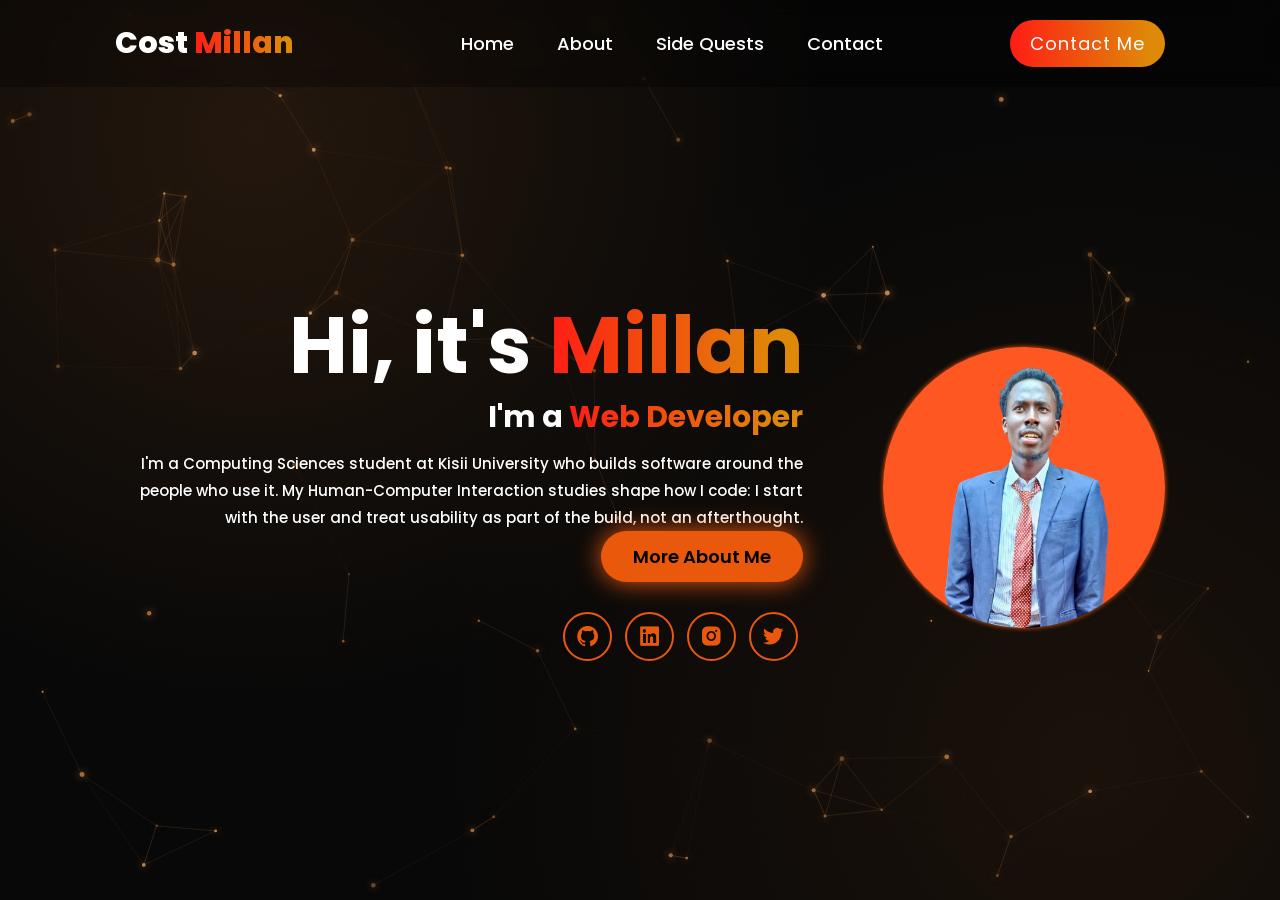
<file: index.html>
<!DOCTYPE html>
<html lang="en">
<head>
    <meta charset="UTF-8">
    <meta name="viewport" content="width=device-width, initial-scale=1.0">
    <title>Millan | Web Developer Portfolio</title>
    <link rel="stylesheet" href="style.css">
    <link href="https://fonts.googleapis.com/css2?family=Poppins:wght@400;500;600;700;800&display=swap" rel="stylesheet">
    <link href="https://unpkg.com/boxicons@2.1.4/css/boxicons.min.css" rel="stylesheet">
</head>
<body>
    <canvas id="web-bg" aria-hidden="true"></canvas>

    <header class="header">
        <a href="index.html" class="logo">Cost <span>Millan</span></a>

        <button class="menu-btn" id="menu-icon" aria-label="Toggle menu">
            <i class="bx bx-menu"></i>
        </button>

        <nav class="navbar">
            <a href="index.html">Home</a>
            <a href="About.html">About</a>
            <a href="Side-quests.html">Side Quests</a>
            <a href="Contact.html">Contact</a>
        </nav>

        <a href="Contact.html" class="gradient-btn">Contact Me</a>
    </header>

    <section class="home" id="home">
        <div class="home-content">
            <h1>Hi, it's <span>Millan</span></h1>
            <h3>I'm a <span>Web Developer</span></h3>
            <p>
                I'm a Computing Sciences student at Kisii University who builds
                software around the people who use it. My Human-Computer
                Interaction studies shape how I code: I start with the user and
                treat usability as part of the build, not an afterthought.
            </p>
            <a href="About.html" class="btn">More About Me</a>

            <div class="social-icons">
                <a href="https://github.com/YOUR-USERNAME" target="_blank" rel="noopener noreferrer" aria-label="GitHub" title="GitHub"><i class="bx bxl-github"></i></a>
                <a href="https://www.linkedin.com/in/YOUR-USERNAME" target="_blank" rel="noopener noreferrer" aria-label="LinkedIn" title="LinkedIn"><i class="bx bxl-linkedin-square"></i></a>
                <a href="https://www.instagram.com/YOUR-USERNAME" target="_blank" rel="noopener noreferrer" aria-label="Instagram" title="Instagram"><i class="bx bxl-instagram-alt"></i></a>
                <a href="https://x.com/YOUR-USERNAME" target="_blank" rel="noopener noreferrer" aria-label="X (Twitter)" title="X (Twitter)"><i class="bx bxl-twitter"></i></a>
            </div>
        </div>

        <div class="home-img">
            <img src="img.png" alt="Portrait of Millan">
        </div>
    </section>

    <script src="script.js"></script>
</body>
</html>
</file>
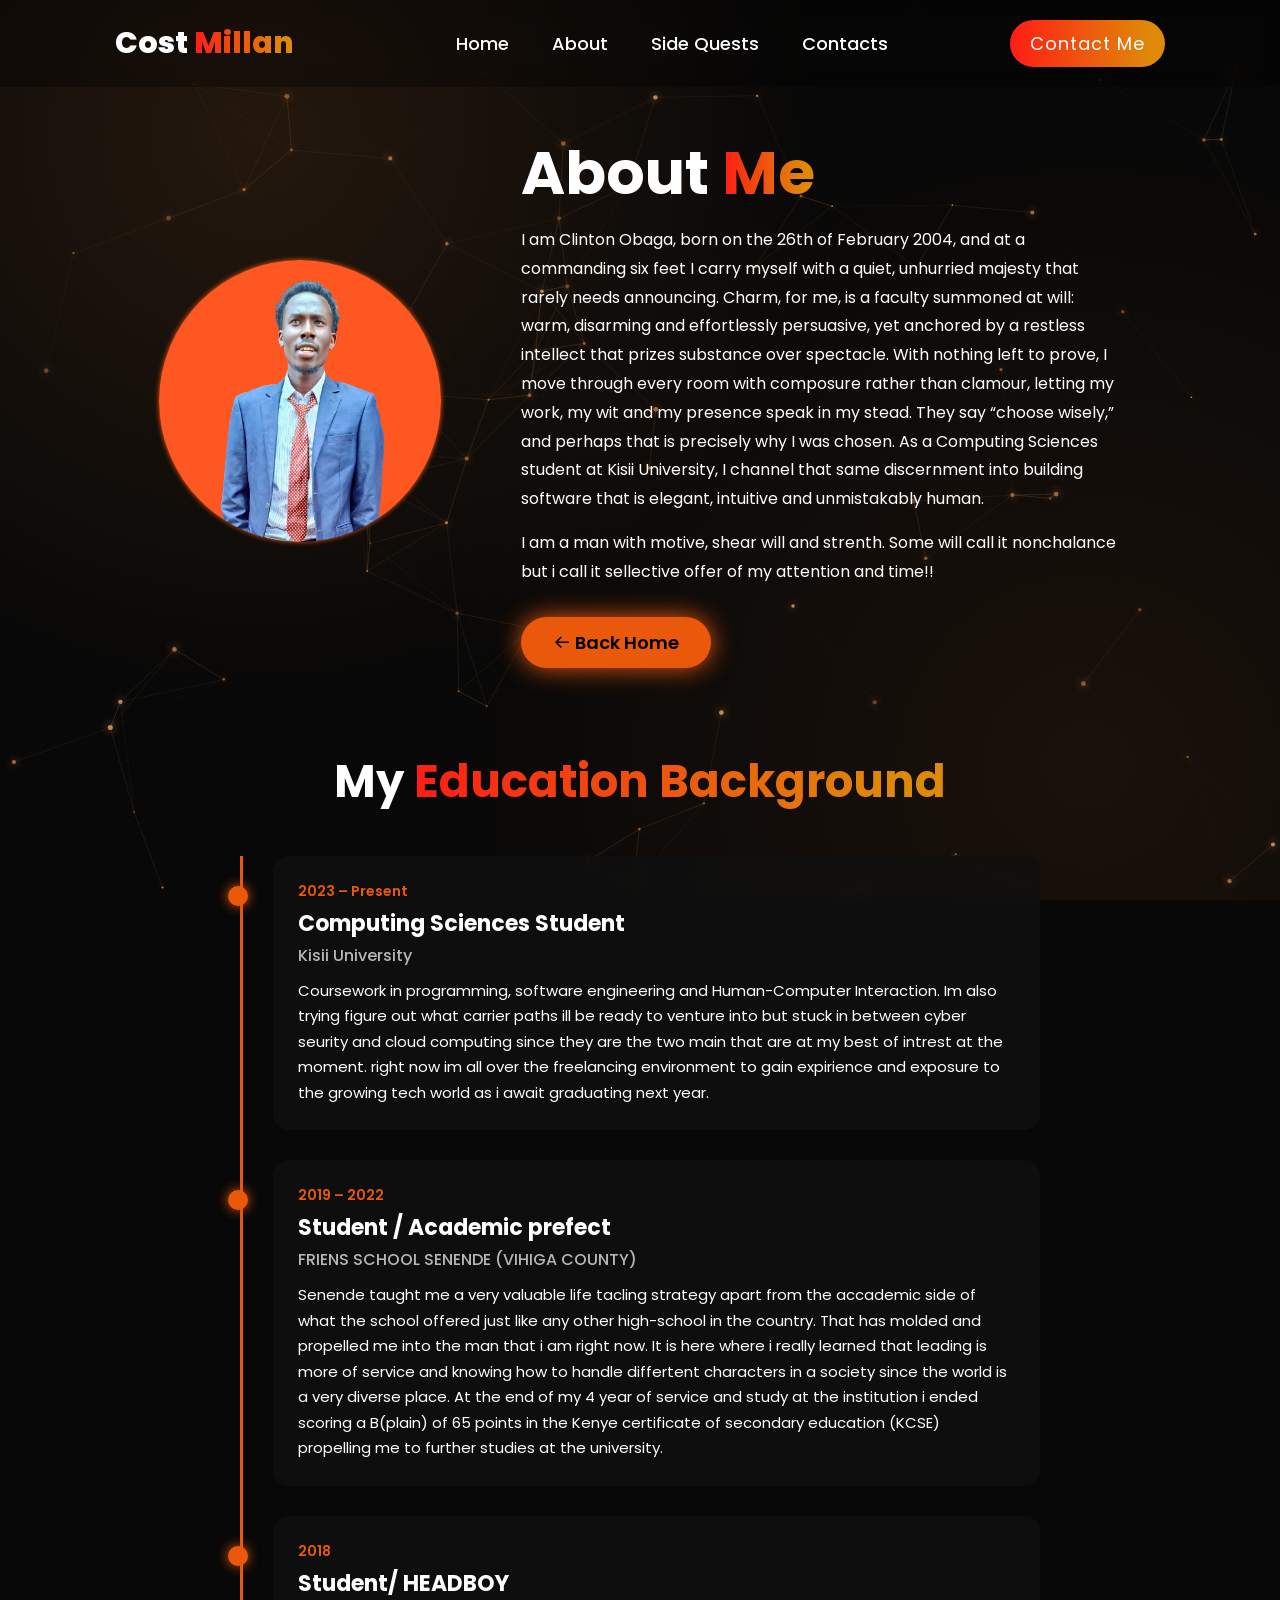
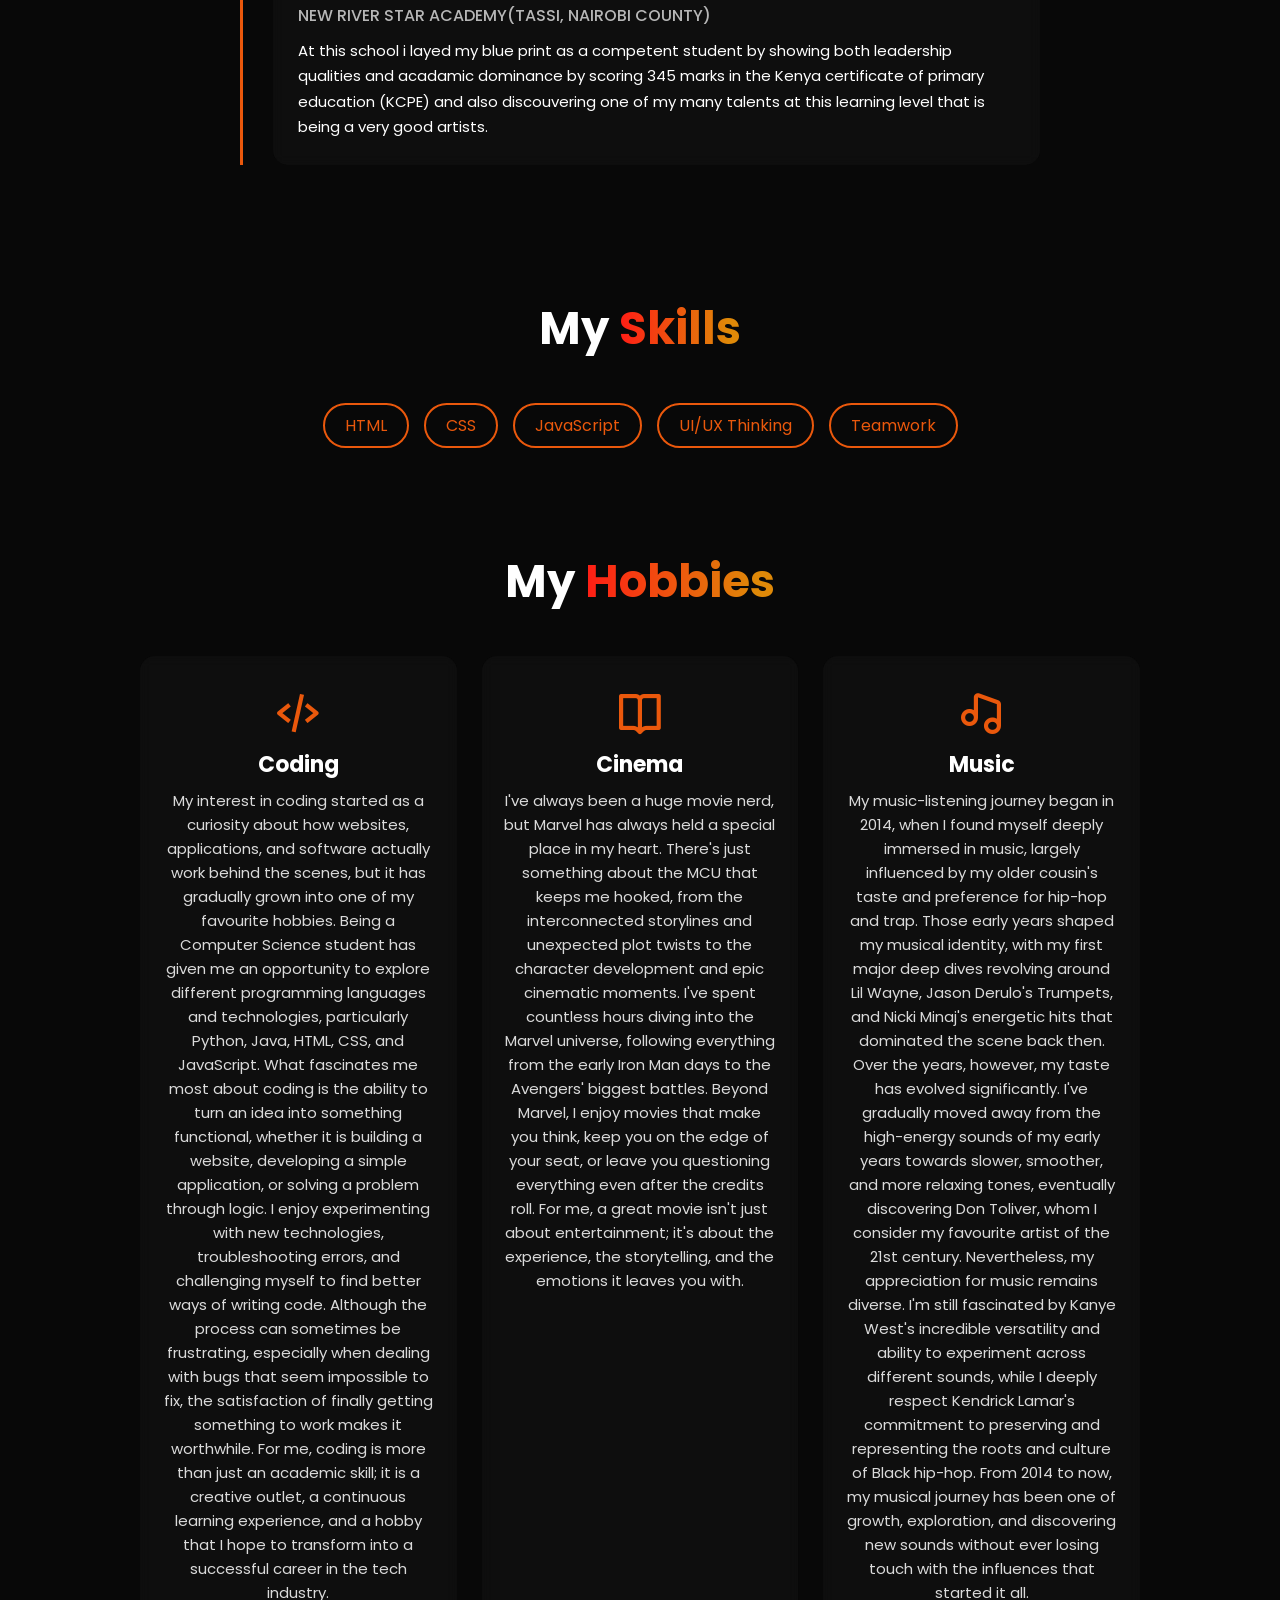
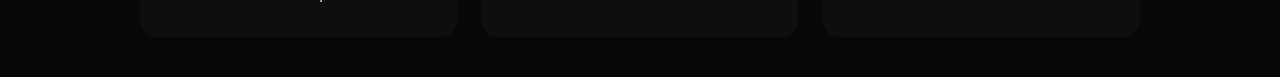
<file: About.html>
<!DOCTYPE html>
<html lang="en">
<head>
    <meta charset="UTF-8">
    <meta name="viewport" content="width=device-width, initial-scale=1.0">
    <title>About | Millan</title>
    <link rel="stylesheet" href="style.css">
    <link href="https://fonts.googleapis.com/css2?family=Poppins:wght@400;500;600;700;800&display=swap" rel="stylesheet">
    <link href="https://unpkg.com/boxicons@2.1.4/css/boxicons.min.css" rel="stylesheet">
</head>
<body>
    <canvas id="web-bg" aria-hidden="true"></canvas>

    <header class="header">
        <a href="index.html" class="logo">Cost <span>Millan</span></a>

        <button class="menu-btn" id="menu-icon" aria-label="Toggle menu">
            <i class="bx bx-menu"></i>
        </button>

        <nav class="navbar">
            <a href="index.html">Home</a>
            <a href="about.html">About</a>
            <a href="side-quests.html">Side Quests</a>
            <a href="index.html#contacts">Contacts</a>
        </nav>

        <a href="index.html#contacts" class="gradient-btn">Contact Me</a>
    </header>

    <main>
        <!-- Intro -->
        <section class="about-hero">
            <div class="about-img">
                <img src="img.png" alt="Portrait of Millan">
            </div>
            <div class="about-text">
                <h1>About <span class="gradient-text">Me</span></h1>
                <p>
                    I am Clinton Obaga, born on the 26th of February 2004, and at a commanding six feet I carry myself with a quiet, unhurried majesty that rarely needs announcing. Charm, for me, is a faculty summoned at will: warm, disarming and effortlessly persuasive, yet anchored by a restless intellect that prizes substance over spectacle. With nothing left to prove, I move through every room with composure rather than clamour, letting my work, my wit and my presence speak in my stead. They say “choose wisely,” and perhaps that is precisely why I was chosen. As a Computing Sciences student at Kisii University, I channel that same discernment into building software that is elegant, intuitive and unmistakably human.
                </p>
                <p>
                  I am a man with motive, shear will and strenth. Some will call it nonchalance but i call it sellective offer of my attention and time!!
                </p>
                <a href="index.html" class="btn"><i class="bx bx-arrow-back"></i>&nbsp;Back Home</a>
            </div>
        </section>

        <!-- Experience -->
        <section class="about-block">
            <h2 class="section-title">My <span class="gradient-text">Education Background</span></h2>
            <div class="timeline">
                <article class="timeline-item">
                    <div class="date">2023 – Present</div>
                    <h3>Computing Sciences Student</h3>
                    <h4>Kisii University</h4>
                    <p>Coursework in programming, software engineering and Human-Computer Interaction. Im also trying figure out what carrier paths ill be ready to venture into but stuck in between cyber seurity and cloud computing since they are the two main that are at my best of intrest at the moment. right now im all over the freelancing environment to gain expirience and exposure to the growing tech world  as i await graduating next year.</p>
                </article>
                <article class="timeline-item">
                    <div class="date">2019 – 2022</div>
                    <h3>Student / Academic prefect</h3>
                    <h4>FRIENS SCHOOL SENENDE (VIHIGA COUNTY)</h4>
                    <p> Senende taught me a very valuable life tacling strategy apart from the accademic side of what the school offered just like any other high-school in the country. That has molded and propelled me into the man that i am right now. It is here where i really learned that leading is more of service and knowing how to handle differtent characters in a society since the world is a very diverse place. At the end of my 4 year of service and study at the institution i ended scoring a B(plain) of 65 points in the Kenye certificate of secondary education (KCSE) propelling me to further studies at the university.</p>
                </article>
                <article class="timeline-item">
                    <div class="date">2018</div>
                    <h3>Student/ HEADBOY</h3>
                    <h4>NEW RIVER STAR ACADEMY(TASSI, NAIROBI COUNTY)</h4>
                    <p>At this school i layed my blue print as a competent student by showing both leadership qualities and acadamic dominance by scoring  345 marks in the Kenya certificate of primary education (KCPE) and also discouvering one of my many talents at this learning level that is being a very good artists.</p>
                </article>
            </div>
        </section>

        <!-- Skills -->
        <section class="about-block">
            <h2 class="section-title">My <span class="gradient-text">Skills</span></h2>
            <div class="skill-tags">
                <span class="tag">HTML</span>
                <span class="tag">CSS</span>
                <span class="tag">JavaScript</span>
                <span class="tag">UI/UX Thinking</span>
                <span class="tag">Teamwork</span>
            </div>
        </section>

        <!-- Hobbies -->
        <section class="about-block">
            <h2 class="section-title">My <span class="gradient-text">Hobbies</span></h2>
            <div class="hobby-grid">
                <div class="hobby-card">
                    <i class="bx bx-code-alt"></i>
                    <h3>Coding</h3>
                    <p>My interest in coding started as a curiosity about how websites, applications, and software actually work behind the scenes, but it has gradually grown into one of my favourite hobbies. Being a Computer Science student has given me an opportunity to explore different programming languages and technologies, particularly Python, Java, HTML, CSS, and JavaScript. What fascinates me most about coding is the ability to turn an idea into something functional, whether it is building a website, developing a simple application, or solving a problem through logic. I enjoy experimenting with new technologies, troubleshooting errors, and challenging myself to find better ways of writing code. Although the process can sometimes be frustrating, especially when dealing with bugs that seem impossible to fix, the satisfaction of finally getting something to work makes it worthwhile. For me, coding is more than just an academic skill; it is a creative outlet, a continuous learning experience, and a hobby that I hope to transform into a successful career in the tech industry.</p>
                </div>
                <div class="hobby-card">
                    <i class="bx bx-book-open"></i>
                    <h3>Cinema</h3>
                    <p>I've always been a huge movie nerd, but Marvel has always held a special place in my heart. There's just something about the MCU that keeps me hooked, from the interconnected storylines and unexpected plot twists to the character development and epic cinematic moments. I've spent countless hours diving into the Marvel universe, following everything from the early Iron Man days to the Avengers' biggest battles. Beyond Marvel, I enjoy movies that make you think, keep you on the edge of your seat, or leave you questioning everything even after the credits roll. For me, a great movie isn't just about entertainment; it's about the experience, the storytelling, and the emotions it leaves you with.</p>
                </div>
                <div class="hobby-card">
                    <i class="bx bx-music"></i>
                    <h3>Music</h3>
                    <p>My music-listening journey began in 2014, when I found myself deeply immersed in music, largely influenced by my older cousin's taste and preference for hip-hop and trap. Those early years shaped my musical identity, with my first major deep dives revolving around Lil Wayne, Jason Derulo's Trumpets, and Nicki Minaj's energetic hits that dominated the scene back then. Over the years, however, my taste has evolved significantly. I've gradually moved away from the high-energy sounds of my early years towards slower, smoother, and more relaxing tones, eventually discovering Don Toliver, whom I consider my favourite artist of the 21st century. Nevertheless, my appreciation for music remains diverse. I'm still fascinated by Kanye West's incredible versatility and ability to experiment across different sounds, while I deeply respect Kendrick Lamar's commitment to preserving and representing the roots and culture of Black hip-hop. From 2014 to now, my musical journey has been one of growth, exploration, and discovering new sounds without ever losing touch with the influences that started it all.</p>
                </div>
            </div>
        </section>
    </main>

    <script src="script.js"></script>
</body>
</html>
</file>
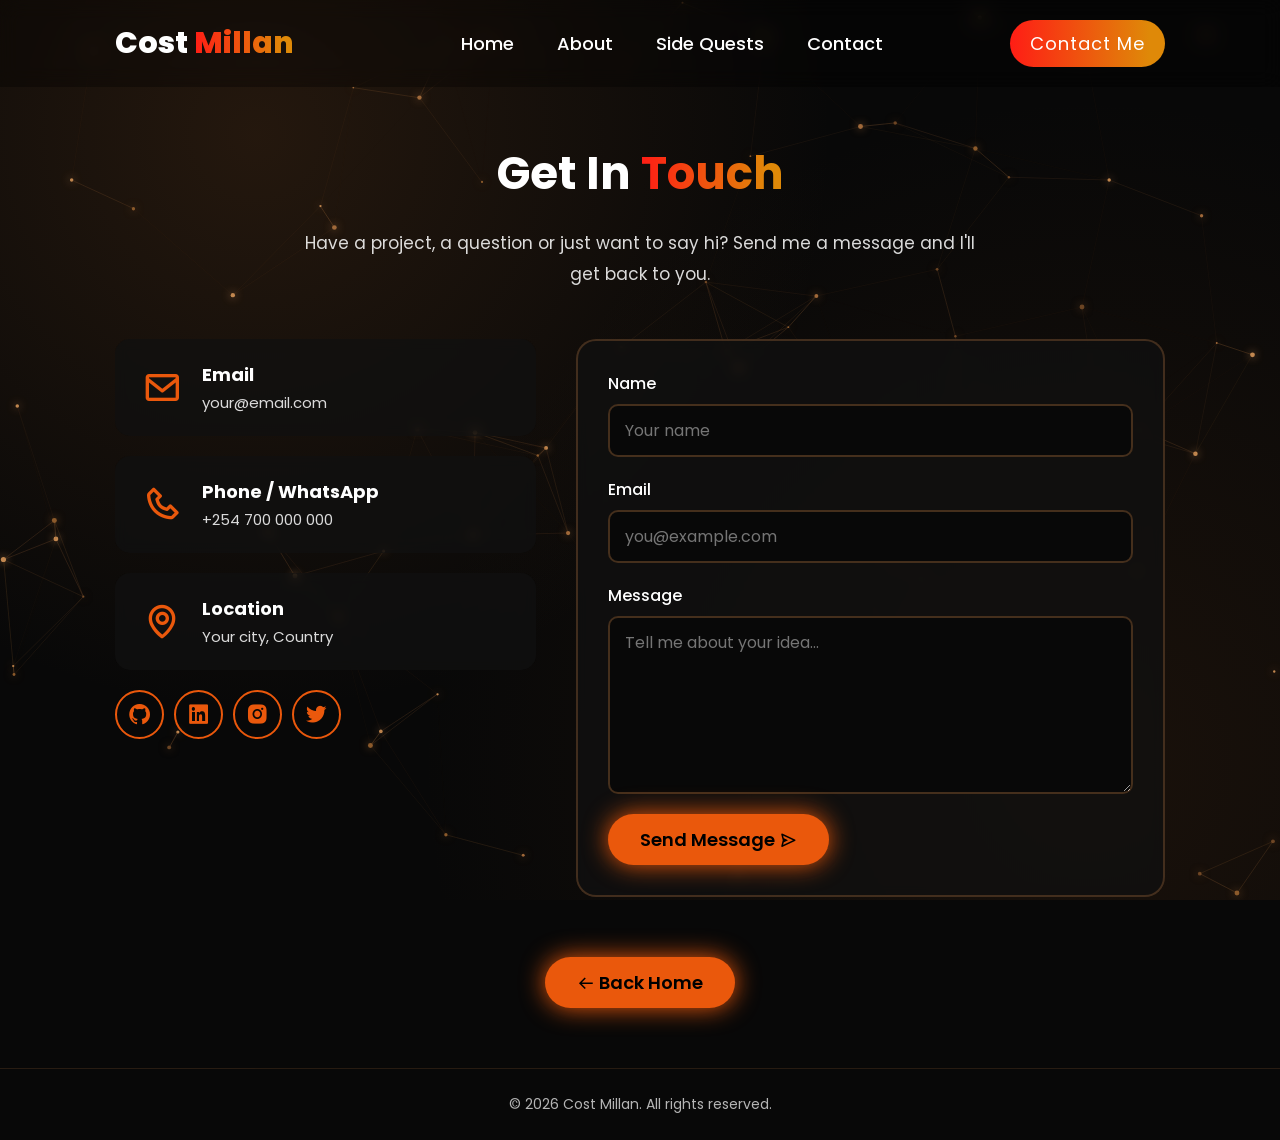
<file: Contact.html>
<!DOCTYPE html>
<html lang="en">
<head>
    <meta charset="UTF-8">
    <meta name="viewport" content="width=device-width, initial-scale=1.0">
    <title>Contact | Millan</title>
    <link rel="stylesheet" href="style.css">
    <link href="https://fonts.googleapis.com/css2?family=Poppins:wght@400;500;600;700;800&display=swap" rel="stylesheet">
    <link href="https://unpkg.com/boxicons@2.1.4/css/boxicons.min.css" rel="stylesheet">
</head>
<body>
    <canvas id="web-bg" aria-hidden="true"></canvas>

    <header class="header">
        <a href="index.html" class="logo">Cost <span>Millan</span></a>

        <button class="menu-btn" id="menu-icon" aria-label="Toggle menu">
            <i class="bx bx-menu"></i>
        </button>

        <nav class="navbar">
            <a href="index.html">Home</a>
            <a href="About.html">About</a>
            <a href="Side-quests.html">Side Quests</a>
            <a href="Contact.html">Contact</a>
        </nav>

        <a href="Contact.html" class="gradient-btn">Contact Me</a>
    </header>

    <main>
        <section class="contact" id="contact">
            <h1 class="section-title">Get In <span class="gradient-text">Touch</span></h1>
            <p class="contact-intro">
                Have a project, a question or just want to say hi? Send me a message and I'll get back to you.
            </p>

            <div class="contact-wrap">
                <!-- Details -->
                <div class="contact-info">
                    <div class="info-card">
                        <i class="bx bx-envelope"></i>
                        <div>
                            <h4>Email</h4>
                            <a href="mailto:your@email.com">your@email.com</a>
                        </div>
                    </div>
                    <div class="info-card">
                        <i class="bx bx-phone"></i>
                        <div>
                            <h4>Phone / WhatsApp</h4>
                            <a href="tel:+254700000000">+254 700 000 000</a>
                        </div>
                    </div>
                    <div class="info-card">
                        <i class="bx bx-map"></i>
                        <div>
                            <h4>Location</h4>
                            <span>Your city, Country</span>
                        </div>
                    </div>
                    <div class="contact-socials">
                        <a href="https://github.com/YOUR-USERNAME" target="_blank" rel="noopener noreferrer" aria-label="GitHub" title="GitHub"><i class="bx bxl-github"></i></a>
                        <a href="https://www.linkedin.com/in/YOUR-USERNAME" target="_blank" rel="noopener noreferrer" aria-label="LinkedIn" title="LinkedIn"><i class="bx bxl-linkedin-square"></i></a>
                        <a href="https://www.instagram.com/YOUR-USERNAME" target="_blank" rel="noopener noreferrer" aria-label="Instagram" title="Instagram"><i class="bx bxl-instagram-alt"></i></a>
                        <a href="https://x.com/YOUR-USERNAME" target="_blank" rel="noopener noreferrer" aria-label="X (Twitter)" title="X (Twitter)"><i class="bx bxl-twitter"></i></a>
                    </div>
                </div>

                <!-- Form -->
                <form class="contact-form" action="https://formspree.io/f/xeagljye" method="POST">
                    <input type="hidden" name="_subject" value="New message from your portfolio">

                    <label for="name">Name</label>
                    <input type="text" id="name" name="name" placeholder="Your name" required>

                    <label for="email">Email</label>
                    <input type="email" id="email" name="email" placeholder="you@example.com" required>

                    <label for="message">Message</label>
                    <textarea id="message" name="message" rows="6" placeholder="Tell me about your idea..." required></textarea>

                    <button type="submit" class="btn">Send Message&nbsp;<i class="bx bx-send"></i></button>
                </form>
            </div>

            <div class="page-end-btn">
                <a href="index.html" class="btn"><i class="bx bx-arrow-back"></i>&nbsp;Back Home</a>
            </div>
        </section>
    </main>

    <footer class="footer">
        <p>&copy; 2026 Cost Millan. All rights reserved.</p>
    </footer>

    <script src="script.js"></script>
</body>
</html>
</file>
<file: style.css>
/* ==========================================================
   BASE
   ========================================================== */
*{
    margin: 0;
    padding: 0;
    box-sizing: border-box;
    text-decoration: none;
    font-family: "Poppins", sans-serif;
}

:root{
    --bg-color: #080808;
    --second-bg-color: #101010;
    --text-color: white;
    --main-color: #ea580c;
    --gradient: linear-gradient(270deg, #df8908 10%, #ff1d15 100%);
}

html{
    font-size: 62.5%;
    overflow-x: hidden;
    scroll-behavior: smooth;
}

body{
    background:
        radial-gradient(circle at 20% 15%, rgba(120, 70, 30, 0.25), transparent 45%),
        radial-gradient(circle at 85% 85%, rgba(90, 50, 20, 0.22), transparent 50%),
        var(--bg-color);
    background-attachment: fixed;
    color: var(--text-color);
    overflow-x: hidden;
}

#web-bg{
    position: fixed;
    inset: 0;
    width: 100%;
    height: 100%;
    z-index: -1;
    pointer-events: none;
}

section{
    min-height: 100vh;
    padding: 10rem 9% 2rem;
    scroll-margin-top: 8rem;
}

/* ==========================================================
   HEADER
   ========================================================== */
.header{
    position: fixed;
    width: 100%;
    top: 0;
    left: 0;
    padding: 2rem 9%;
    background: rgba(0, 0, 0, 0.3);
    backdrop-filter: blur(10px);
    display: flex;
    justify-content: space-between;
    align-items: center;
    z-index: 1000;
}

#menu-icon{
    font-size: 3rem;
    color: var(--text-color);
    background: none;
    border: none;
    cursor: pointer;
    display: none;
    -webkit-tap-highlight-color: transparent;
}

.logo{
    font-size: 3rem;
    color: var(--text-color);
    font-weight: 800;
    cursor: pointer;
    transition: 0.3s ease-in-out;
}
.logo:hover{
    transform: scale(1.1);
}

.logo span,
.home-content span,
.gradient-text{
    background: var(--gradient);
    -webkit-background-clip: text;
    background-clip: text;
    color: transparent;
}

.navbar a{
    font-size: 1.8rem;
    color: var(--text-color);
    margin-left: 4rem;
    font-weight: 500;
    transition: 0.3s ease-in-out;
    border-bottom: 3px solid transparent;
}
.navbar a:hover{
    color: var(--main-color);
    border-bottom: 3px solid var(--main-color);
}

.gradient-btn{
    display: inline-block;
    font-size: 1.8rem;
    padding: 1rem 2rem;
    border-radius: 3rem;
    background: var(--gradient);
    letter-spacing: 1px;
    cursor: pointer;
    transition: 0.3s ease-in-out;
    color: white;
    border: none;
    white-space: nowrap;
}
.gradient-btn:hover{
    transform: scale(1.05);
}

/* ==========================================================
   HOME
   ========================================================== */
.home{
    display: flex;
    justify-content: center;
    align-items: center;
    gap: 8rem;
}

.home-content{
    display: flex;
    flex-direction: column;
    align-items: flex-end;
    text-align: right;
}
.home-content h1{
    font-size: 8rem;
    font-weight: 700;
    margin-top: 1.5rem;
    line-height: 1;
}
.home-content h3{
    font-size: 3rem;
    margin: 1rem 0;
}
.home-content p{
    font-size: 1.5rem;
    font-weight: 500;
    line-height: 1.8;
}

.home-img img{
    width: clamp(18rem, 22vw, 32rem);
    aspect-ratio: 1 / 1;
    object-fit: cover;
    object-position: top;
    border-radius: 50%;
    box-shadow: 0 0 0.5rem var(--main-color);
    transition: 0.3s ease-in-out;
}
.home-img img:hover{
    box-shadow: 0 0 25px var(--main-color),
                0 0 50px var(--main-color),
                0 0 100px var(--main-color);
}

.social-icons a{
    display: inline-flex;
    justify-content: center;
    align-items: center;
    font-size: 2.5rem;
    padding: 1rem;
    background: transparent;
    border: 2px solid var(--main-color);
    border-radius: 50%;
    color: var(--main-color);
    margin: 3rem 0.5rem;
    transition: 0.3s ease-in-out;
}
.social-icons a:hover{
    background: var(--main-color);
    color: black;
    box-shadow: 0 0 25px var(--main-color);
}

/* ==========================================================
   BUTTONS
   ========================================================== */
.btn-group{
    display: flex;
    gap: 2rem;
}
.btn{
    display: inline-flex;
    align-items: center;
    padding: 1rem 3rem;
    background-color: var(--main-color);
    box-shadow: 0 0 25px var(--main-color);
    border-radius: 3rem;
    font-size: 1.8rem;
    color: black;
    border: 2px solid transparent;
    font-weight: 600;
    transition: 0.3s ease-in-out;
}
.btn:hover{
    transform: scale(1.05);
    box-shadow: 0 0 25px var(--main-color),
                0 0 50px var(--main-color);
}

/* ==========================================================
   SHARED: TITLES, TAGS, PAGE-END BUTTON, FOOTER
   ========================================================== */
.section-title{
    font-size: 4.5rem;
    text-align: center;
    margin-bottom: 4rem;
}

.skill-tags{
    display: flex;
    flex-wrap: wrap;
    justify-content: center;
    gap: 1.5rem;
    max-width: 80rem;
    margin: 0 auto;
}
.tag{
    font-size: 1.6rem;
    padding: 0.8rem 2rem;
    border: 2px solid var(--main-color);
    border-radius: 3rem;
    color: var(--main-color);
    transition: 0.3s ease-in-out;
}
.tag:hover{
    background: var(--main-color);
    color: black;
}

.page-end-btn{
    text-align: center;
    margin-top: 6rem;
}

.footer{
    text-align: center;
    padding: 2.5rem 9%;
    font-size: 1.4rem;
    opacity: 0.7;
    border-top: 1px solid rgba(160, 105, 58, 0.3);
}

/* ==========================================================
   ABOUT PAGE
   ========================================================== */
.about-hero,
.about-block{
    min-height: auto;
}

.about-hero{
    display: flex;
    align-items: center;
    justify-content: center;
    gap: 8rem;
    padding-top: 14rem;
}
.about-img img{
    width: clamp(18rem, 22vw, 32rem);
    aspect-ratio: 1 / 1;
    object-fit: cover;
    object-position: top;
    border-radius: 50%;
    box-shadow: 0 0 0.5rem var(--main-color);
    transition: 0.3s ease-in-out;
}
.about-img img:hover{
    box-shadow: 0 0 25px var(--main-color),
                0 0 50px var(--main-color),
                0 0 100px var(--main-color);
}
.about-text{
    max-width: 60rem;
}
.about-text h1{
    font-size: 6rem;
    line-height: 1.1;
    margin-bottom: 2rem;
}
.about-text p{
    font-size: 1.6rem;
    line-height: 1.8;
    margin-bottom: 1.5rem;
}
.about-text .btn{
    margin-top: 1.5rem;
}

.about-block{
    padding-top: 6rem;
    padding-bottom: 4rem;
}

/* Experience timeline */
.timeline{
    max-width: 80rem;
    margin: 0 auto;
    border-left: 3px solid var(--main-color);
    padding-left: 3rem;
}
.timeline-item{
    position: relative;
    background: rgba(16, 16, 16, 0.75);
    backdrop-filter: blur(6px);
    padding: 2.5rem;
    border-radius: 1.5rem;
    margin-bottom: 3rem;
    transition: 0.3s ease-in-out;
}
.timeline-item::before{
    content: "";
    position: absolute;
    left: -4.55rem;
    top: 3rem;
    width: 2rem;
    height: 2rem;
    border-radius: 50%;
    background: var(--main-color);
    box-shadow: 0 0 12px var(--main-color);
}
.timeline-item:hover{
    transform: translateX(0.8rem);
    box-shadow: 0 0 15px var(--main-color);
}
.timeline-item .date{
    font-size: 1.4rem;
    color: var(--main-color);
    font-weight: 600;
    margin-bottom: 0.5rem;
}
.timeline-item h3{ font-size: 2.2rem; }
.timeline-item h4{
    font-size: 1.6rem;
    font-weight: 500;
    opacity: 0.7;
    margin: 0.3rem 0 1rem;
}
.timeline-item p{
    font-size: 1.5rem;
    line-height: 1.7;
}

/* Hobbies */
.hobby-grid{
    display: grid;
    grid-template-columns: repeat(auto-fit, minmax(22rem, 1fr));
    gap: 2.5rem;
    max-width: 100rem;
    margin: 0 auto;
}
.hobby-card{
    background: rgba(16, 16, 16, 0.75);
    backdrop-filter: blur(6px);
    padding: 3rem 2rem;
    border-radius: 1.5rem;
    text-align: center;
    border: 2px solid transparent;
    transition: 0.3s ease-in-out;
}
.hobby-card:hover{
    border-color: var(--main-color);
    transform: translateY(-0.8rem);
    box-shadow: 0 0 20px var(--main-color);
}
.hobby-card i{
    font-size: 5rem;
    color: var(--main-color);
    margin-bottom: 1rem;
}
.hobby-card h3{
    font-size: 2.2rem;
    margin-bottom: 0.8rem;
}
.hobby-card p{
    font-size: 1.5rem;
    line-height: 1.6;
    opacity: 0.85;
}

/* ==========================================================
   SIDE QUESTS PAGE
   ========================================================== */
.side-quests{
    padding: 14rem 9% 4rem;
}
.quest-intro{
    font-size: 1.7rem;
    line-height: 1.8;
    text-align: center;
    max-width: 70rem;
    margin: -2rem auto 5rem;
    opacity: 0.85;
}

.game-showcase{
    min-height: auto;
    max-width: 110rem;
    margin: 0 auto 6rem;
    padding: 4rem;
    background: rgba(16, 16, 16, 0.75);
    backdrop-filter: blur(6px);
    border: 2px solid rgba(160, 105, 58, 0.35);
    border-radius: 2rem;
    transition: 0.3s ease-in-out;
}
.game-showcase:hover{
    border-color: var(--main-color);
    box-shadow: 0 0 25px rgba(234, 88, 12, 0.35);
}

.game-header{
    display: flex;
    align-items: center;
    gap: 3rem;
    margin-bottom: 4rem;
}
.game-logo{
    width: 12rem;
    height: 12rem;
    object-fit: contain;
    border-radius: 2rem;
    background: #000;
    padding: 1rem;
    box-shadow: 0 0 15px var(--main-color);
    flex-shrink: 0;
}
.game-icon{
    display: flex;
    align-items: center;
    justify-content: center;
}
.game-icon i{
    font-size: 6rem;
    color: var(--main-color);
}
.game-header h2{
    font-size: 4.5rem;
    line-height: 1.1;
    margin-bottom: 1rem;
}
.game-header p{
    font-size: 1.6rem;
    line-height: 1.7;
    opacity: 0.85;
}

.game-gallery{
    display: grid;
    grid-template-columns: repeat(2, 1fr);
    gap: 3rem;
}
.game-shot{
    text-align: center;
}
.shot-frame{
    aspect-ratio: 16 / 9;
    background: var(--bg-color);
    border: 2px dashed rgba(160, 105, 58, 0.5);
    border-radius: 1.5rem;
    overflow: hidden;
    transition: 0.3s ease-in-out;
}
.shot-frame img{
    width: 100%;
    height: 100%;
    object-fit: cover;
    display: block;
    transition: 0.4s ease-in-out;
}
.game-shot:hover .shot-frame{
    border-style: solid;
    border-color: var(--main-color);
    box-shadow: 0 0 20px var(--main-color);
}
.game-shot:hover .shot-frame img{
    transform: scale(1.05);
}
.game-shot figcaption{
    display: flex;
    align-items: center;
    justify-content: center;
    gap: 0.8rem;
    margin-top: 1.5rem;
    font-size: 1.8rem;
    font-weight: 600;
}
.game-shot figcaption i{
    color: var(--main-color);
    font-size: 2.4rem;
}

/* ==========================================================
   CONTACT PAGE
   ========================================================== */
.contact{
    min-height: auto;
    padding-top: 14rem;
    padding-bottom: 6rem;
}
.contact-intro{
    font-size: 1.7rem;
    line-height: 1.8;
    text-align: center;
    max-width: 70rem;
    margin: -2rem auto 5rem;
    opacity: 0.85;
}
.contact-wrap{
    display: grid;
    grid-template-columns: 1fr 1.4fr;
    gap: 4rem;
    max-width: 110rem;
    margin: 0 auto;
}

.contact-info{
    display: flex;
    flex-direction: column;
    gap: 2rem;
}
.info-card{
    display: flex;
    align-items: center;
    gap: 2rem;
    padding: 2rem 2.5rem;
    background: rgba(16, 16, 16, 0.75);
    backdrop-filter: blur(6px);
    border: 2px solid transparent;
    border-radius: 1.5rem;
    transition: 0.3s ease-in-out;
}
.info-card:hover{
    border-color: var(--main-color);
    box-shadow: 0 0 20px rgba(234, 88, 12, 0.4);
    transform: translateX(0.8rem);
}
.info-card i{
    font-size: 4rem;
    color: var(--main-color);
}
.info-card h4{
    font-size: 1.8rem;
    margin-bottom: 0.3rem;
}
.info-card a,
.info-card span{
    font-size: 1.5rem;
    color: var(--text-color);
    opacity: 0.85;
    word-break: break-word;
}
.info-card a:hover{
    color: var(--main-color);
}

.contact-socials{
    display: flex;
    gap: 1rem;
}
.contact-socials a{
    display: inline-flex;
    justify-content: center;
    align-items: center;
    font-size: 2.5rem;
    padding: 1rem;
    border: 2px solid var(--main-color);
    border-radius: 50%;
    color: var(--main-color);
    transition: 0.3s ease-in-out;
}
.contact-socials a:hover{
    background: var(--main-color);
    color: black;
    box-shadow: 0 0 25px var(--main-color);
}

.contact-form{
    display: flex;
    flex-direction: column;
    padding: 3rem;
    background: rgba(16, 16, 16, 0.75);
    backdrop-filter: blur(6px);
    border: 2px solid rgba(160, 105, 58, 0.35);
    border-radius: 2rem;
}
.contact-form label{
    font-size: 1.6rem;
    font-weight: 500;
    margin-bottom: 0.8rem;
}
.contact-form input,
.contact-form textarea{
    width: 100%;
    padding: 1.2rem 1.5rem;
    margin-bottom: 2rem;
    font-size: 1.6rem;
    color: var(--text-color);
    background: var(--bg-color);
    border: 2px solid rgba(160, 105, 58, 0.4);
    border-radius: 1rem;
    outline: none;
    resize: vertical;
    transition: 0.3s ease-in-out;
}
.contact-form input:focus,
.contact-form textarea:focus{
    border-color: var(--main-color);
    box-shadow: 0 0 12px rgba(234, 88, 12, 0.5);
}
.contact-form .btn{
    align-self: flex-start;
    cursor: pointer;
}

/* ==========================================================
   TABLET & MOBILE  (keep these blocks LAST in the file)
   ========================================================== */
@media (max-width: 991px){
    html{ font-size: 55%; }
    .header{ padding: 2rem 4%; }

    /* three-line menu button */
    #menu-icon{ display: block; }

    .navbar{
        position: absolute;
        top: 100%;
        left: -100%;
        width: 100%;
        padding: 1rem 4%;
        background: rgba(0, 0, 0, 0.92);
        backdrop-filter: blur(10px);
        transition: 0.25s ease;
        z-index: 999;
    }
    .navbar.active{ left: 0; }
    .navbar a{
        display: block;
        font-size: 2rem;
        margin: 3rem 0;
    }

    /* Home */
    .home{
        flex-direction: column-reverse;
        gap: 4rem;
    }
    .home-content{
        align-items: center;
        text-align: center;
    }
    .home-content h1{ font-size: 6rem; }
    .home-img img{ width: clamp(16rem, 45vw, 26rem); }

    /* About */
    .about-hero{
        flex-direction: column;
        gap: 4rem;
        text-align: center;
    }
    .about-text h1{ font-size: 4.5rem; }
    .about-img img{ width: clamp(16rem, 45vw, 26rem); }

    /* Shared */
    .section-title{ font-size: 3.5rem; }

    /* Side Quests */
    .game-showcase{ padding: 2.5rem; }
    .game-header{ flex-direction: column; text-align: center; }
    .game-header h2{ font-size: 3.5rem; }
    .game-gallery{ grid-template-columns: 1fr; }

    /* Contact */
    .contact-wrap{ grid-template-columns: 1fr; }
    .contact-form{ padding: 2.5rem; }
}

@media (max-width: 480px){
    .header .gradient-btn{ display: none; }
    .logo{ font-size: 2.6rem; }
}
</file>
